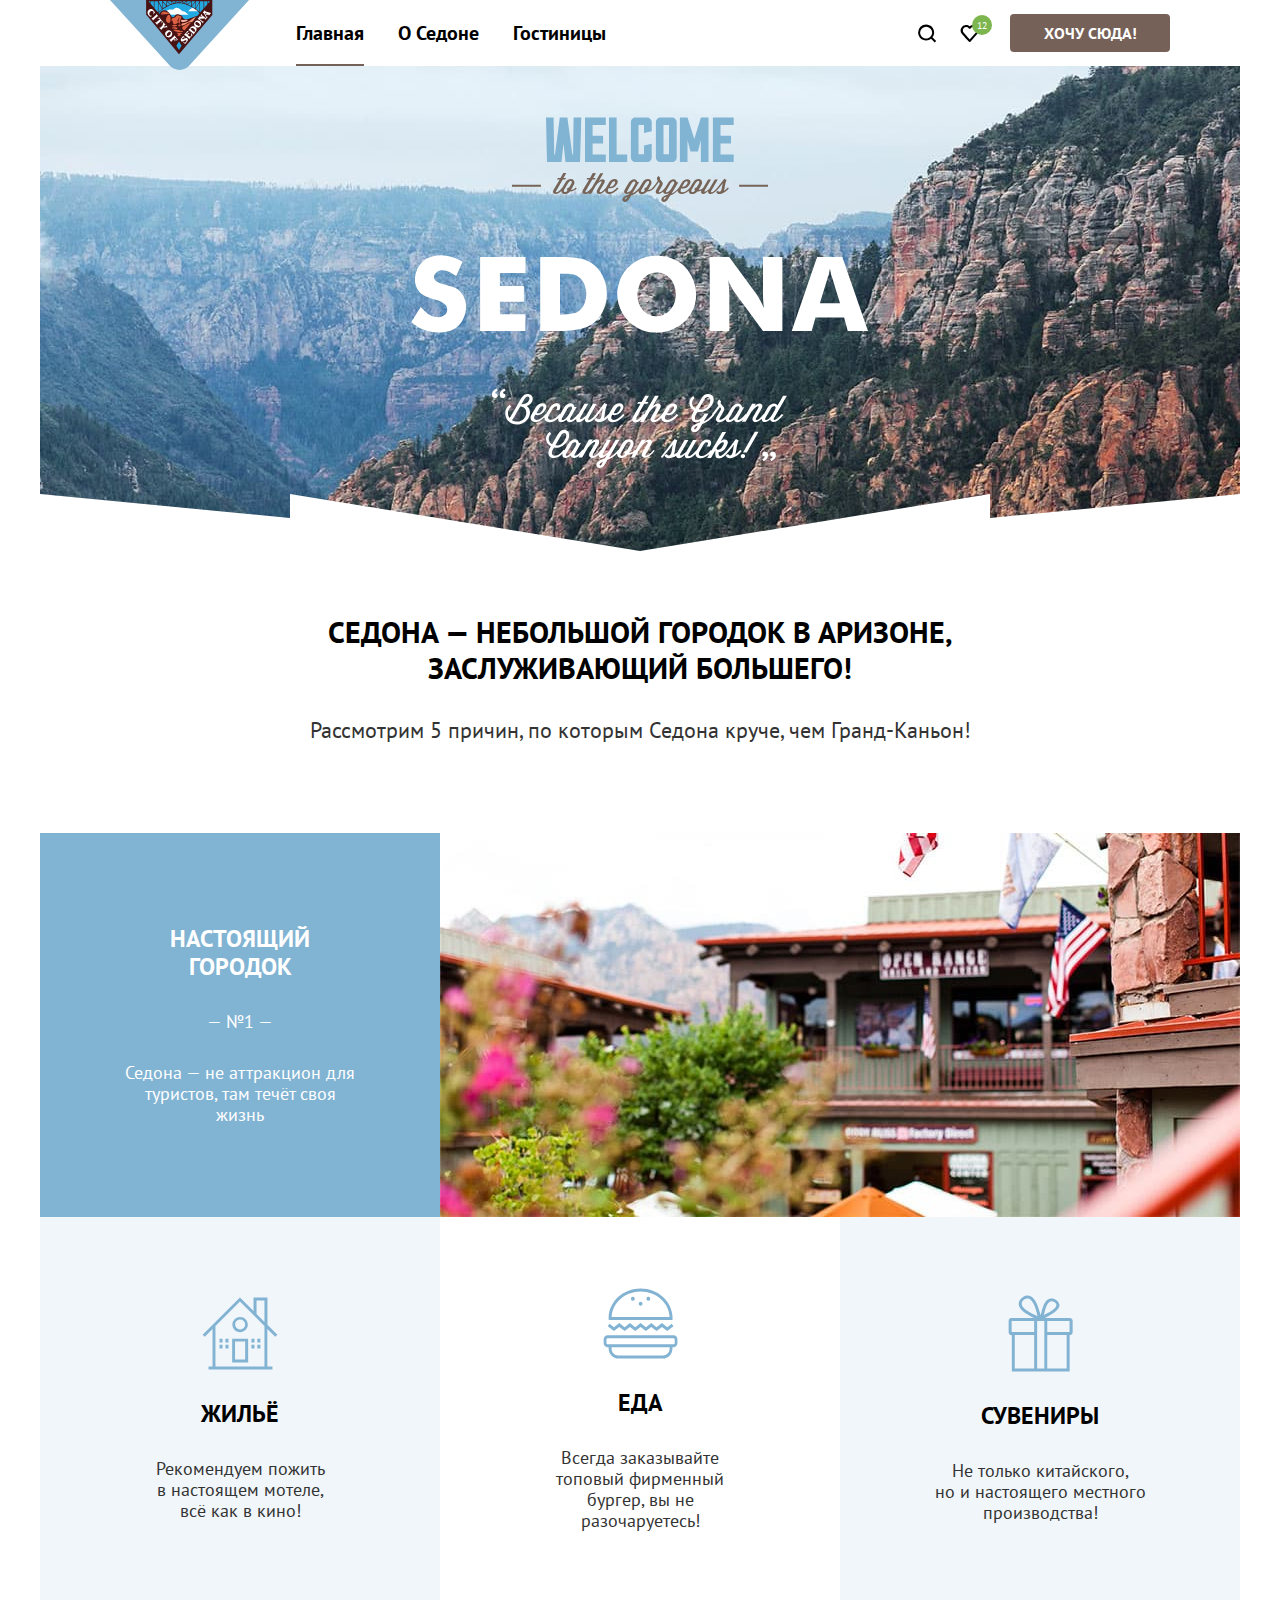
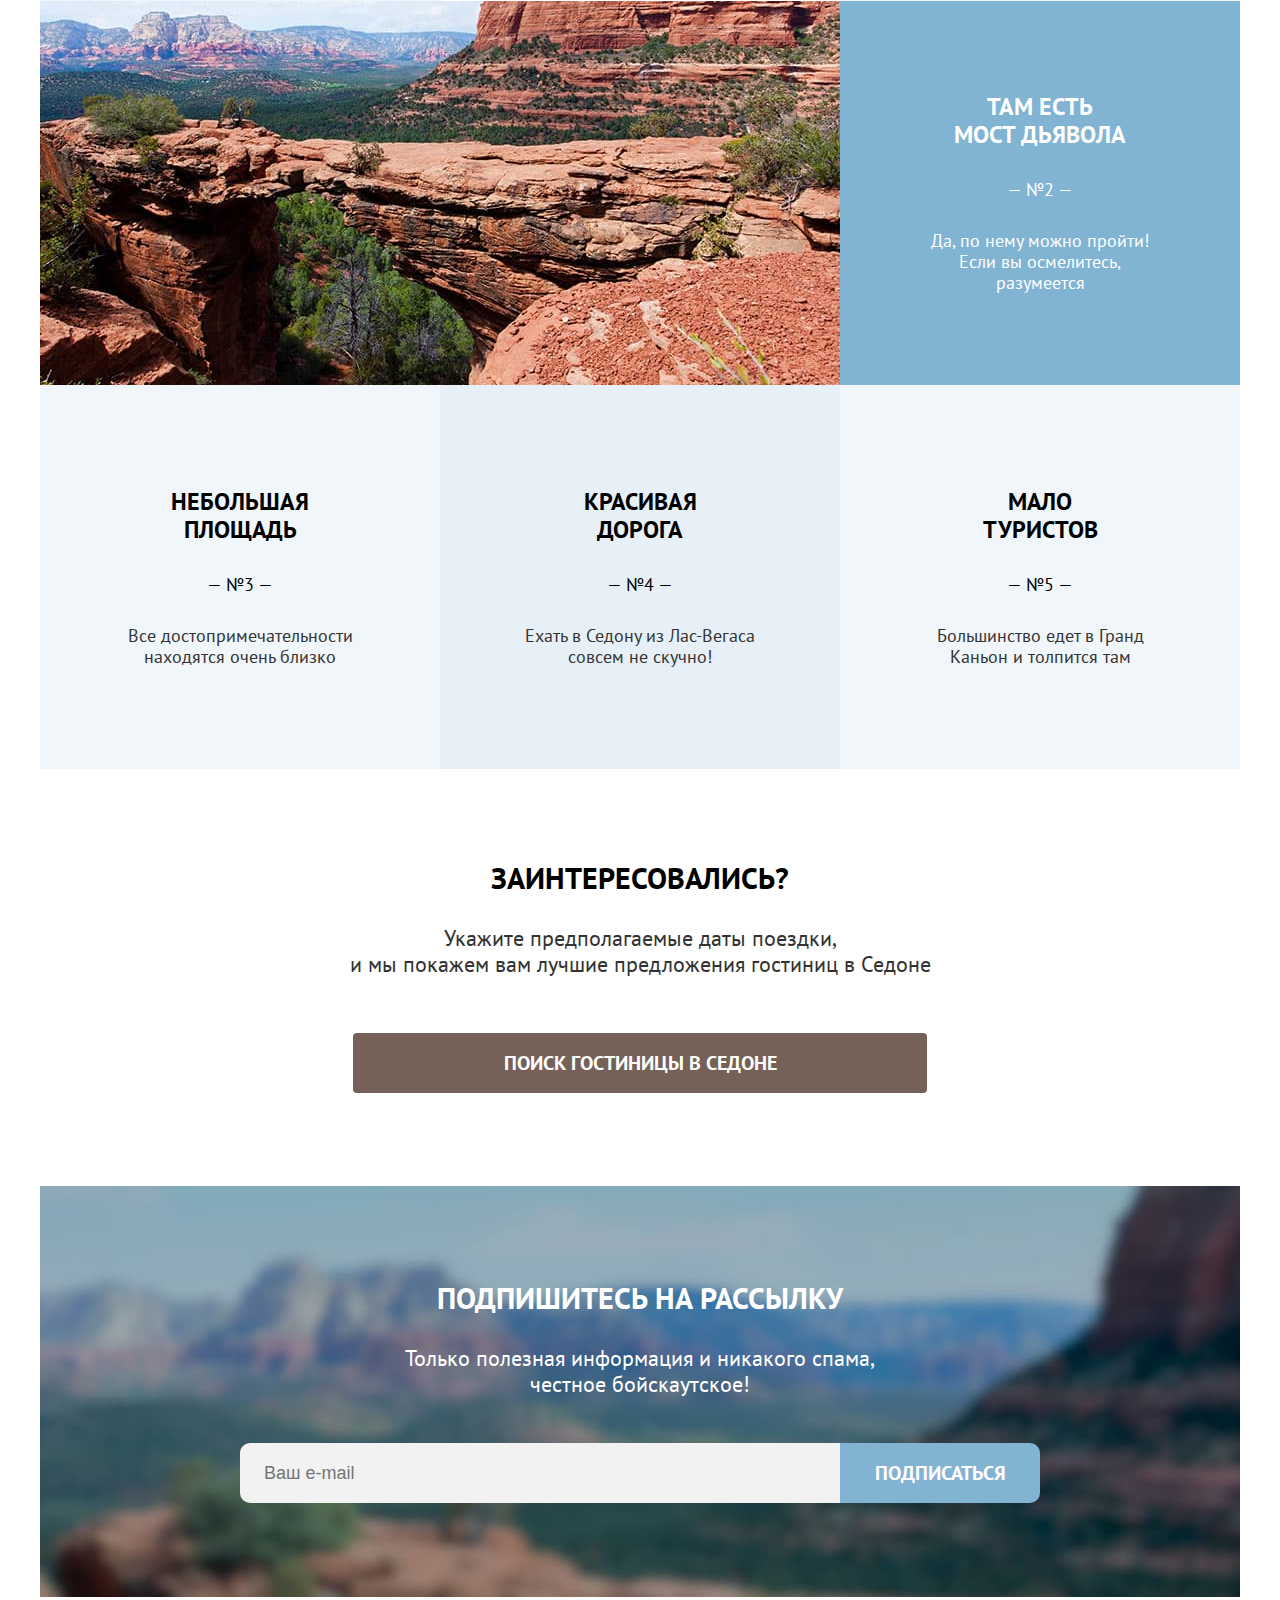
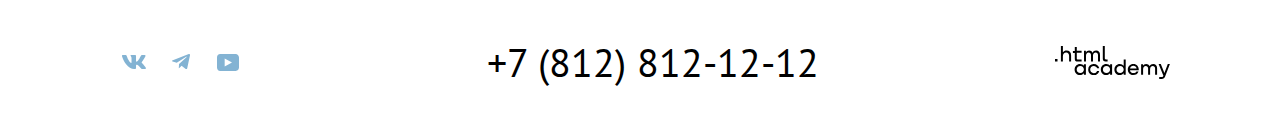
<file: index.html>
<!DOCTYPE html>
<html lang="ru">

  <head>
    <meta charset="utf-8">
    <title>HTML Academy: Седона</title>
    <link rel="icon" href="favicon.ico">
    <link rel="icon" type="image/png" sizes="32x32" href="./images/favicon.png">
    <link rel="stylesheet" href="./styles/styles.css">
  </head>

  <body>
    <div class="page-container">
      <!-- Шапка сайта -->
      <header class="main-header">
        <!-- Логотип -->
        <a class="navigation-logo" href="index.html">
          <img src="images/header/logo.svg" width="139" height="70" alt="Логотип седоны.">
        </a>
        <!-- Навигация -->
        <nav class="navigation">
          <!-- Меню -->
          <ul class="navigation-list">
            <li class="navigation-item">
              <a class="navigation-link navigation-link-сurrent" href="index.html">Главная</a>
            </li>
            <li class="navigation-item">
              <a class="navigation-link" href="#">О Седоне</a>
            </li>
            <li class="navigation-item">
              <a class="navigation-link" href="catalog.html">Гостиницы</a>
            </li>
          </ul>
        </nav>
        <!-- Пользовательское меню -->
        <div class="navigation-user">
          <a class="navigation-icon" href="#">
            <svg width="19" height="19" viewBox="0 0 19 19" fill="none" xmlns="http://www.w3.org/2000/svg">
              <path
                d="m18.16 17.05-3.71-3.7c1-1.3 1.7-3 1.7-4.9 0-4.4-3.6-8-8.02-8a8.12 8.12 0 0 0-8.02 8.1c0 4.4 3.6 8 8.02 8 1.8 0 3.51-.6 4.91-1.7l3.71 3.7 1.4-1.5Zm-10.03-2.5c-3.3 0-6.02-2.7-6.02-6a6.03 6.03 0 0 1 12.04 0c0 3.3-2.71 6-6.02 6Z"
                fill="#000" />
            </svg>
            <span class="visually-hidden">Поиск.</span>
          </a>
          <a class="navigation-icon" href="#">
            <svg width="19" height="17" viewBox="0 0 19 17" fill="none" xmlns="http://www.w3.org/2000/svg">
              <path
                d="M9.58 17c-.3 0-.6-.1-.8-.4-5.42-6.1-6.72-7.5-7.03-7.9A5.4 5.4 0 0 1 6.16 0c1.31 0 2.51.5 3.52 1.3a5.47 5.47 0 0 1 9.03 4.1c0 1.3-.5 2.5-1.31 3.4l-7.02 7.9c-.2.2-.4.3-.8.3ZM3.56 7.5c.3.4 3.51 4 6.12 6.9l6.21-7c.5-.5.7-1.2.7-2 0-1.8-1.5-3.3-3.3-3.3-1 0-2 .5-2.71 1.3-.3.3-.6.4-.9.4-.3 0-.6-.2-.8-.4a3.7 3.7 0 0 0-2.71-1.3c-1.8 0-3.31 1.5-3.31 3.3-.1.9.3 1.6.7 2.1-.1 0-.1 0 0 0Z"
                fill="#000" />
            </svg>
            <span class="visually-hidden">Избранное.</span>
            <span class="favorite">12</span>
          </a>
          <a class="button" href="#">Хочу сюда!</a>
        </div>
      </header>
      <!-- Основное содержимое страницы -->
      <main class="main-index main-container">
        <!-- Приветствие -->
        <div class="hero-container">
          <h1 class="visually-hidden">Седона.</h1>
          <img class="hero-logo" src="images/logo.svg" width="458" height="352" alt="Welcom логотип седоны.">
        </div>
        <!-- Преимущества -->
        <section class="advantages">
          <h2 class="advantages-title">Седона — небольшой городок в Аризоне,<br>заслуживающий большего!</h2>
          <p class="advantages-description">Рассмотрим 5 причин, по которым Седона круче, чем Гранд-Каньон!</p>
          <ul class="advantages-list">
            <li class="advantages-item advantages-item-dark-blue">
              <h3 class="advantages-item-title">Настоящий городок</h3>
              <span class="advantages-item-number">— №1 —</span>
              <p class="advantages-item-description">Седона — не аттракцион для туристов, там течёт своя жизнь</p>
            </li>
            <li class="advantages-item-img">
              <img src="./images/advantages-img-1.jpg" width="800" height="384" alt="Город Седона.">
            </li>
            <li class="advantages-item advantages-item-light-blue">
              <svg width="76" height="73" fill="none" xmlns="http://www.w3.org/2000/svg">
                <path d="M30.15 65.5h16V41.7h-16v23.8Zm2.9-20.9h10.1v18h-10.1v-18Z" fill="#83B3D3" />
                <path
                  d="m73.25 39.8 2.1-2.1-9.9-9.9V.5h-13.9v13.6L37.95.5.65 37.7l2.1 2.1 7.8-7.8v37.6h-4v2.9h63.9v-2.9h-5.1V32l7.9 7.8Zm-10.8 29.8h-49V29l24.5-24.4L62.45 29v40.6Zm0-44.7-7.9-7.9V3.4h7.9v21.5Z"
                  fill="#83B3D3" />
                <path
                  d="M30.35 27.6c0 4.3 3.5 7.7 7.7 7.7 4.3 0 7.8-3.5 7.8-7.7 0-4.3-3.5-7.7-7.8-7.7a7.7 7.7 0 0 0-7.7 7.7Zm7.8-5a5 5 0 0 1 5 4.9c0 2.7-2.2 4.9-5 4.9a5 5 0 0 1-5-4.9c0-2.7 2.2-4.9 5-4.9ZM20.55 41.7h-3v3.9h3v-3.9ZM26.45 41.7h-3v3.9h3v-3.9ZM20.55 47.7h-3v3.9h3v-3.9ZM26.45 47.7h-3v3.9h3v-3.9ZM52.45 41.7h-3v3.9h3v-3.9ZM58.35 41.7h-3v3.9h3v-3.9ZM52.45 47.7h-3v3.9h3v-3.9ZM58.35 47.7h-3v3.9h3v-3.9Z"
                  fill="#83B3D3" />
              </svg>
              <h3 class="advantages-item-title">Жильё</h3>
              <p class="advantages-item-description">Рекомендуем пожить</p>
              <p class="advantages-item-description">в настоящем мотеле,<br> всё как в кино!</p>
            </li>
            <li class="advantages-item">
              <svg width="75" height="71" fill="none" xmlns="http://www.w3.org/2000/svg">
                <path
                  d="M70.55 47.2H4.75c-2.3 0-4.1 1.9-4.1 4.3V55c0 2.4 1.9 4.3 4.1 4.3h.9v1.1c0 5.5 4.3 10.1 9.6 10.1h44.6c5.3 0 9.6-4.5 9.6-10.1v-1.1h.9c2.3 0 4.1-1.9 4.1-4.3v-3.5a4 4 0 0 0-3.9-4.3Zm-3.9 13.2c0 3.9-3 7-6.7 7h-44.7c-3.7 0-6.7-3.2-6.7-7v-1.1h58.1v1.1Zm5.1-5.4c0 .7-.6 1.3-1.2 1.3H4.65c-.7 0-1.2-.6-1.2-1.3v-3.5c0-.7.6-1.3 1.2-1.3h65.8c.7 0 1.2.6 1.2 1.3.1 0 .1 3.5.1 3.5ZM16.25 38.9l5.4 4.1 5.3-4.1 5.3 4.1 5.3-4.1 5.4 4.1 5.3-4.1 5.3 4.1 5.4-4.1 5.3 4.1 6.2-4.7-1.7-2.5-4.5 3.4-5.3-4.1-5.4 4.1-5.3-4.1-5.3 4.1-5.4-4.1-5.3 4.1-5.3-4.1-5.3 4.1-5.4-4.1-5.3 4.1-4.5-3.4-1.7 2.5 6.2 4.7 5.3-4.1ZM8.65 32h60.8c0-.6.1-1.2.1-1.9v-1.2C68.85 13.2 54.85.5 37.65.5c-17.3 0-31.3 12.7-32 28.5v1.2c0 .6 0 1.3.1 1.9h2.9V32Zm29-28.5c15.6 0 28.4 11.3 29 25.5h-58c.6-14.1 13.4-25.5 29-25.5Z"
                  fill="#83B3D3" />
                <path
                  d="M37.65 17.8c1.05 0 1.9-.9 1.9-2s-.85-2-1.9-2c-1.05 0-1.9.9-1.9 2s.85 2 1.9 2ZM29.85 12.7c1.05 0 1.9-.9 1.9-2s-.85-2-1.9-2c-1.05 0-1.9.9-1.9 2s.85 2 1.9 2ZM45.35 12.7c1.05 0 1.9-.9 1.9-2s-.85-2-1.9-2c-1.05 0-1.9.9-1.9 2s.85 2 1.9 2Z"
                  fill="#83B3D3" />
              </svg>
              <h3 class="advantages-item-title">Еда</h3>
              <p class="advantages-item-description">Всегда заказывайте<br> топовый фирменный бургер, вы не разочаруетесь!</p>
            </li>
            <li class="advantages-item advantages-item-light-blue">
              <svg width="65" height="77" fill="none" xmlns="http://www.w3.org/2000/svg">
                <path
                  d="M61.75 22.95h-24.8c13.8-6.9 14.9-11.3 14.4-13.7-1.2-4-5.7-7-10-5.4-5.6 2.1-7.1 10.4-8.6 16.4-2-6.1-3.8-13.8-8.2-17.7-1.3-1.1-3.1-2.3-5.8-2-4 .4-9.8 5.4-7.5 11 2.3 5.4 9.7 8.8 14.6 11.5H3.55a2.9 2.9 0 0 0-2.9 2.9v11.3c0 1.6 1.3 2.9 2.9 2.9h.3v36.3h57.8v-36.4h.1c1.6 0 2.9-1.3 2.9-2.9v-11.3c0-1.6-1.3-2.9-2.9-2.9Zm-18.7-16.6c2.1-.3 5 1.3 5.3 3.2.4 2.8-3.4 5.3-5.1 6.4-2.5 1.7-4.9 2.6-7.3 4.1.9-3.7 2.5-13 7.1-13.7Zm-22.9 10c-2.2-1.5-6.5-4.4-6.4-7.8.1-3.6 5.7-6.6 8.8-3.9 3.9 3.4 5.7 11.1 7.1 16.6-3.2-1.5-6.3-2.8-9.5-4.9Zm6 57.1H6.75v-33.4h19.4v33.4Zm0-36.5H3.65v-11h22.5v11Zm10.2 0v36.5h-7.2v-47.4h7.2v10.9Zm22.3 36.5h-19.4v-33.4h19.4v33.4Zm2.9-36.5h-22.3v-11h22.3v11Z"
                  fill="#83B3D3" />
              </svg>
              <h3 class="advantages-item-title">Сувениры</h3>
              <p class="advantages-item-description">Не только китайского,</p>
                <p class="advantages-item-description">но и настоящего местного<br>производства!
            </li>
            <li class="advantages-item-img">
              <img src="./images/advantages-img-2.jpg" width="800" height="384" alt="Мост дьявола.">
            </li>
            <li class="advantages-item advantages-item-dark-blue">
              <h3 class="advantages-item-title">Там есть<br> мост дьявола</h3>
              <span class="advantages-item-number">— №2 —</span>
              <p class="advantages-item-description">Да, по нему можно пройти! Если вы осмелитесь, разумеется</p>
            </li>
            <li class="advantages-item advantages-item-light-blue">
              <h3 class="advantages-item-title">Небольшая площадь</h3>
              <span class="advantages-item-number">— №3 —</span>
              <p class="advantages-item-description">Все достопримечательности находятся очень близко</p>
            </li>
            <li class="advantages-item advantages-item-blue">
              <h3 class="advantages-item-title">Красивая<br> дорога</h3>
              <span class="advantages-item-number">— №4 —</span>
              <p class="advantages-item-description">Ехать в Седону из Лас-Вегаса совсем не скучно!</p>
            </li>
            <li class="advantages-item advantages-item-light-blue">
              <h3 class="advantages-item-title">Мало<br> туристов</h3>
              <span class="advantages-item-number">— №5 —</span>
              <p class="advantages-item-description">Большинство едет в Гранд Каньон и толпится там</p>
            </li>
          </ul>
        </section>
        <!-- Поиск гостиницы -->
        <section class="hotel-search">
          <h2 class="hotel-search-title">Заинтересовались?</h2>
          <p class="hotel-search-description">Укажите предполагаемые даты поездки,<br> и мы покажем вам лучшие
            предложения гостиниц в Седоне</p>
          <button class="button" type="button">Поиск гостиницы в седоне</button>
        </section>
        <!-- Подписка -->
        <section class="subscribe">
          <h2 class="subscribe-title">Подпишитесь на рассылку</h2>
          <p class="subscribe-description">Только полезная информация и никакого спама,<br> честное бойскаутское!</p>
          <form class="subscribe-form" action="https://echo.htmlacademy.ru/" method="post">
            <label class="visually-hidden" for="subscribe-email">Email</label>
            <input type="email" name="subscribe-email" id="subscribe-email" placeholder="Ваш e-mail" required>
            <button class="button button-blue" type="submit">Подписаться</button>
          </form>
        </section>
      </main>
      <!-- Подвал сайта -->
      <footer class="main-footer">
        <!-- Социальные сети -->
        <ul class="footer-social-list">
          <li class="footer-social-item">
            <a class="button" href="https://vk.com/htmlacademy">
              <svg width="24" height="14" viewBox="0 0 24 14" fill="none" xmlns="http://www.w3.org/2000/svg">
                <path class="footer-social-icon" fill-rule="evenodd" clip-rule="evenodd"
                  d="M23.45.95c.17-.55 0-.95-.8-.95h-2.62c-.67 0-.98.35-1.14.73 0 0-1.34 3.2-3.23 5.27-.61.6-.89.8-1.22.8-.17 0-.42-.2-.42-.74V.95c0-.66-.18-.95-.74-.95H9.15c-.42 0-.67.3-.67.6 0 .61.95.76 1.05 2.5v3.8c0 .84-.16.99-.5.99-.88 0-3.05-3.21-4.33-6.89-.25-.71-.5-1-1.17-1H.9C.15 0 0 .35 0 .73c0 .68.89 4.07 4.14 8.55C6.32 12.34 9.38 14 12.15 14c1.67 0 1.88-.37 1.88-1v-2.32c0-.73.16-.88.69-.88.38 0 1.05.2 2.61 1.67C19.11 13.22 19.4 14 20.41 14h2.62c.75 0 1.13-.37.91-1.1-.24-.72-1.09-1.77-2.21-3.02-.62-.7-1.54-1.47-1.81-1.86-.4-.49-.28-.7 0-1.14 0 0 3.2-4.43 3.53-5.93Z"
                  fill="#83B3D3" />
              </svg>
              <span class="visually-hidden">ВКонтакте.</span>
            </a>
          </li>
          <li class="footer-social-item">
            <a class="button" href="https://t.me/htmlacademy">
              <svg width="18" height="16" viewBox="0 0 18 16" fill="none" xmlns="http://www.w3.org/2000/svg">
                <path class="footer-social-icon"
                  d="M16.79.1.84 6.25c-1.09.43-1.08 1.04-.2 1.31l4.1 1.28 9.47-5.98c.44-.27.85-.12.52.18L7.05 9.96l-.28 4.22c.41 0 .6-.19.83-.41l1.99-1.93 4.13 3.05c.77.42 1.31.2 1.5-.7l2.72-12.8c.28-1.12-.43-1.62-1.16-1.3Z"
                  fill="#83B3D3" />
              </svg>
              <span class="visually-hidden">Telegram.</span>
            </a>
          </li>
          <li class="footer-social-item">
            <a class="button" href="https://www.youtube.com/user/htmlacademyru">
              <svg width="22" height="17" viewBox="0 0 22 17" fill="none" xmlns="http://www.w3.org/2000/svg">
                <path class="footer-social-icon"
                  d="M18.6 0H3.18C1.31 0 0 1.6 0 3.4v10.1C0 15.4 1.31 17 3.17 17h15.66c1.64 0 3.17-1.6 3.17-3.4V3.4C21.78 1.6 20.47 0 18.6 0ZM7.67 12.54V4.46L15 8.5l-7.33 4.04Z"
                  fill="#83B3D3" />
              </svg>
              <span class="visually-hidden">YouTube.</span>
            </a>
          </li>
        </ul>
        <!-- Контакты -->
        <a class="footer-contacts-phone" href="tel:+78128121212">+7 (812) 812-12-12</a>
        <!-- Сделано HTML Academy -->
        <a class="htmlacademy-link" href="https://htmlacademy.ru/">
          <span class="visually-hidden">HTML Academy.</span>
          <svg width="115" height="33" viewBox="0 0 115 33" fill="none" xmlns="http://www.w3.org/2000/svg">
            <path class="htmlacademy-link-icon"
              d="M0 12.9v2.6h2.5v-2.6H0ZM11.6 4.5c-1.6 0-2.8.7-3.6 1.7h-.1V0h-2v15.5h2v-5.3c0-2.1 1.3-3.6 3.3-3.6 1.8 0 2.9 1.4 2.9 3.2v5.7h2V9.4c.1-3-1.8-4.9-4.5-4.9ZM26.6 4.8h-4.8V1.1h-2v3.8h-1.9v2h1.9v6c0 1.7 1 2.7 2.7 2.7h4.1v-2h-3.7c-.7 0-1.1-.4-1.1-1.1V6.8h4.8v-2ZM41.1 4.6c-1.6 0-2.9.8-3.5 2.1h-.1c-.6-1.2-1.8-2.1-3.4-2.1-1.4 0-2.5.8-3.1 1.8h-.1V4.8H29v10.6h2V10c0-2 1-3.5 2.6-3.5 1.5 0 2.4 1 2.4 2.6v6.3h2V9.8c0-2.4 1.4-3.3 2.6-3.3 1.5 0 2.4 1 2.4 2.6v6.3h2V8.9c.1-2.5-1.4-4.3-3.9-4.3ZM47.8 12.7c0 1.7 1 2.7 2.8 2.7h2v-2h-1.7c-.7 0-1.1-.4-1.1-1.1V0h-2v12.7ZM28.9 19.7c-.9-1.1-2.2-1.8-3.9-1.8-3.1 0-5.4 2.3-5.4 5.6s2.3 5.6 5.4 5.6c1.8 0 3-.8 3.8-1.9h.1v1.6h2V18.2h-2v1.5Zm-3.6 7.4c-2.2 0-3.6-1.6-3.6-3.6s1.4-3.6 3.6-3.6 3.6 1.6 3.6 3.6c0 1.9-1.4 3.6-3.6 3.6ZM44.2 22c-.5-2.4-2.6-4.1-5.4-4.1a5.4 5.4 0 0 0-5.6 5.6c0 3.1 2.2 5.6 5.6 5.6 2.8 0 4.9-1.8 5.4-4.2h-2.1a3.4 3.4 0 0 1-3.3 2.3c-2.2 0-3.6-1.6-3.6-3.6s1.4-3.6 3.6-3.6c1.6 0 2.8 1 3.3 2.2h2.1V22ZM55.1 19.7c-.9-1.1-2.2-1.8-3.9-1.8-3.1 0-5.4 2.3-5.4 5.6s2.3 5.6 5.4 5.6c1.8 0 3-.8 3.8-1.9h.1v1.6h2V18.2h-2v1.5Zm-3.6 7.4c-2.2 0-3.6-1.6-3.6-3.6s1.4-3.6 3.6-3.6 3.6 1.6 3.6 3.6c0 1.9-1.5 3.6-3.6 3.6ZM68.7 19.8c-.9-1.1-2.2-1.9-3.9-1.9-3.1 0-5.4 2.3-5.4 5.6s2.2 5.6 5.4 5.6c1.7 0 3-.8 3.8-1.8h.1v1.5h2V13.4h-2v6.4Zm-3.6 7.3c-2.2 0-3.6-1.6-3.6-3.6s1.4-3.6 3.6-3.6 3.6 1.6 3.6 3.6c-.1 2-1.5 3.6-3.6 3.6ZM78.3 17.9c-3.3 0-5.5 2.5-5.5 5.6 0 3 2.1 5.6 5.5 5.6 2.5 0 4.5-1.3 5.2-3.6h-2.1c-.5 1-1.6 1.6-3 1.6-1.9 0-3.3-1.3-3.4-2.9h8.8c.2-3.6-2-6.3-5.5-6.3Zm0 1.9c1.7 0 3 1 3.3 2.6h-6.5c.3-1.5 1.5-2.6 3.2-2.6ZM98.2 17.9c-1.6 0-2.9.8-3.6 2h-.1c-.6-1.2-1.8-2-3.4-2-1.4 0-2.5.7-3.1 1.8v-1.5h-1.9v10.6h2v-5.4c0-2 1-3.4 2.6-3.5 1.5 0 2.4 1 2.4 2.6v6.3h2v-5.6c0-2.4 1.4-3.3 2.6-3.3 1.5 0 2.4 1 2.4 2.6v6.3h2v-6.5c.1-2.6-1.4-4.4-3.9-4.4ZM109.4 27l-3.6-8.9h-2.2l4.8 11.6c-.3.9-.7 1.2-1.7 1.2h-2.5v2h2.5c1.8 0 2.8-.8 3.5-2.6l4.7-12.2h-2.1l-3.4 8.9Z"
              fill="#000" />
          </svg>
        </a>
      </footer>
    </div>
    <!-- Модальное окно -->
    <div class="modal-container modal-container-close">
      <div class="modal modal-search">
        <button class="modal-button-close" type="button">
          <svg class="icon-button-close" aria-hidden="true" focusable="false" width="13" height="13" viewBox="0 0 13 13"
            fill="currentColor" xmlns="http://www.w3.org/2000/svg">
            <path
              d="M13 1.2 11.8 0 6.5 5.3 1.2 0 0 1.2l5.3 5.3L0 11.8 1.2 13l5.3-5.3 5.3 5.3 1.2-1.2-5.3-5.3L13 1.2Z" />
          </svg>
          <span class="visually-hidden">Закрыть.</span>
        </button>
        <h2 class="modal-title">Поиск гостиницы в Седоне</h2>
        <form class="modal-form" action="https://echo.htmlacademy.ru/" method="post">
          <div class="modal-form-container form-container-checkin">
            <label class="modal-label " for="date-checkin">Дата Заезда:</label>
            <input class="form-modal-input modal-input-date" type="text" id="date-checkin" name="checkin"
              placeholder="Укажите дату" value="27 апреля 2020" required>
            <p class="modal-text modal-checkin-text">Мы не можем отправить вас в
              прошлое.</p>
          </div>
          <div class="modal-form-container form-container-departure">
            <label class="modal-label" for="date-departure">Дата Выезда:</label>
            <input class="form-modal-input modal-input-date" type="text" id="date-departure" name="departure"
              placeholder="Укажите дату" value="1 сентября 2021" required>
            <p class="modal-text modal-departure-text">На эти даты есть свободные номера.
              Пока есть.</p>
          </div>
          <div class="modal-form-container">
            <label class="modal-label" for="number-people">Взрослые:</label>
            <div class="number-container">
              <button class="modal-form-button button-minus" type="button">
                <span class="visually-hidden">Минус.</span>
              </button>
              <input class="form-modal-input modal-input-number" type="text" id="number-people" name="adults" value="2"
                required>
              <button class="modal-form-button button-plus" type="button">
                <span class="visually-hidden">Плюс.</span>
              </button>
            </div>
          </div>
          <div class="modal-form-container">
            <label class="modal-label" for="number-children">Дети:</label>
            <span class="tooltip">
              <button class="tooltip-button" type="button" aria-labelledby="tooltip-label">
                <span class="visually-hidden">Дополнительная информация.</span>
              </button>
              <span class="tooltip-text" role="tooltip" id="tooltip-label">Укажите количество детей, которые будут с
                вами, возраст которых от 6 до 18 лет. Дети до 6 лет размещаются бесплатно.
              </span>
            </span>
            <div class="number-container">
              <button class="modal-form-button button-minus" type="button">
                <span class="visually-hidden">Минус.</span>
              </button>
              <input class="form-modal-input modal-input-number" type="text" id="number-children" name="children"
                value="1" required>
              <button class="modal-form-button button-plus" type="button">
                <span class="visually-hidden">Плюс.</span>
              </button>
            </div>
          </div>
          <button class="button modal-button" type="submit">Найти</button>
        </form>
      </div>
    </div>
  </body>

</html>
</file>
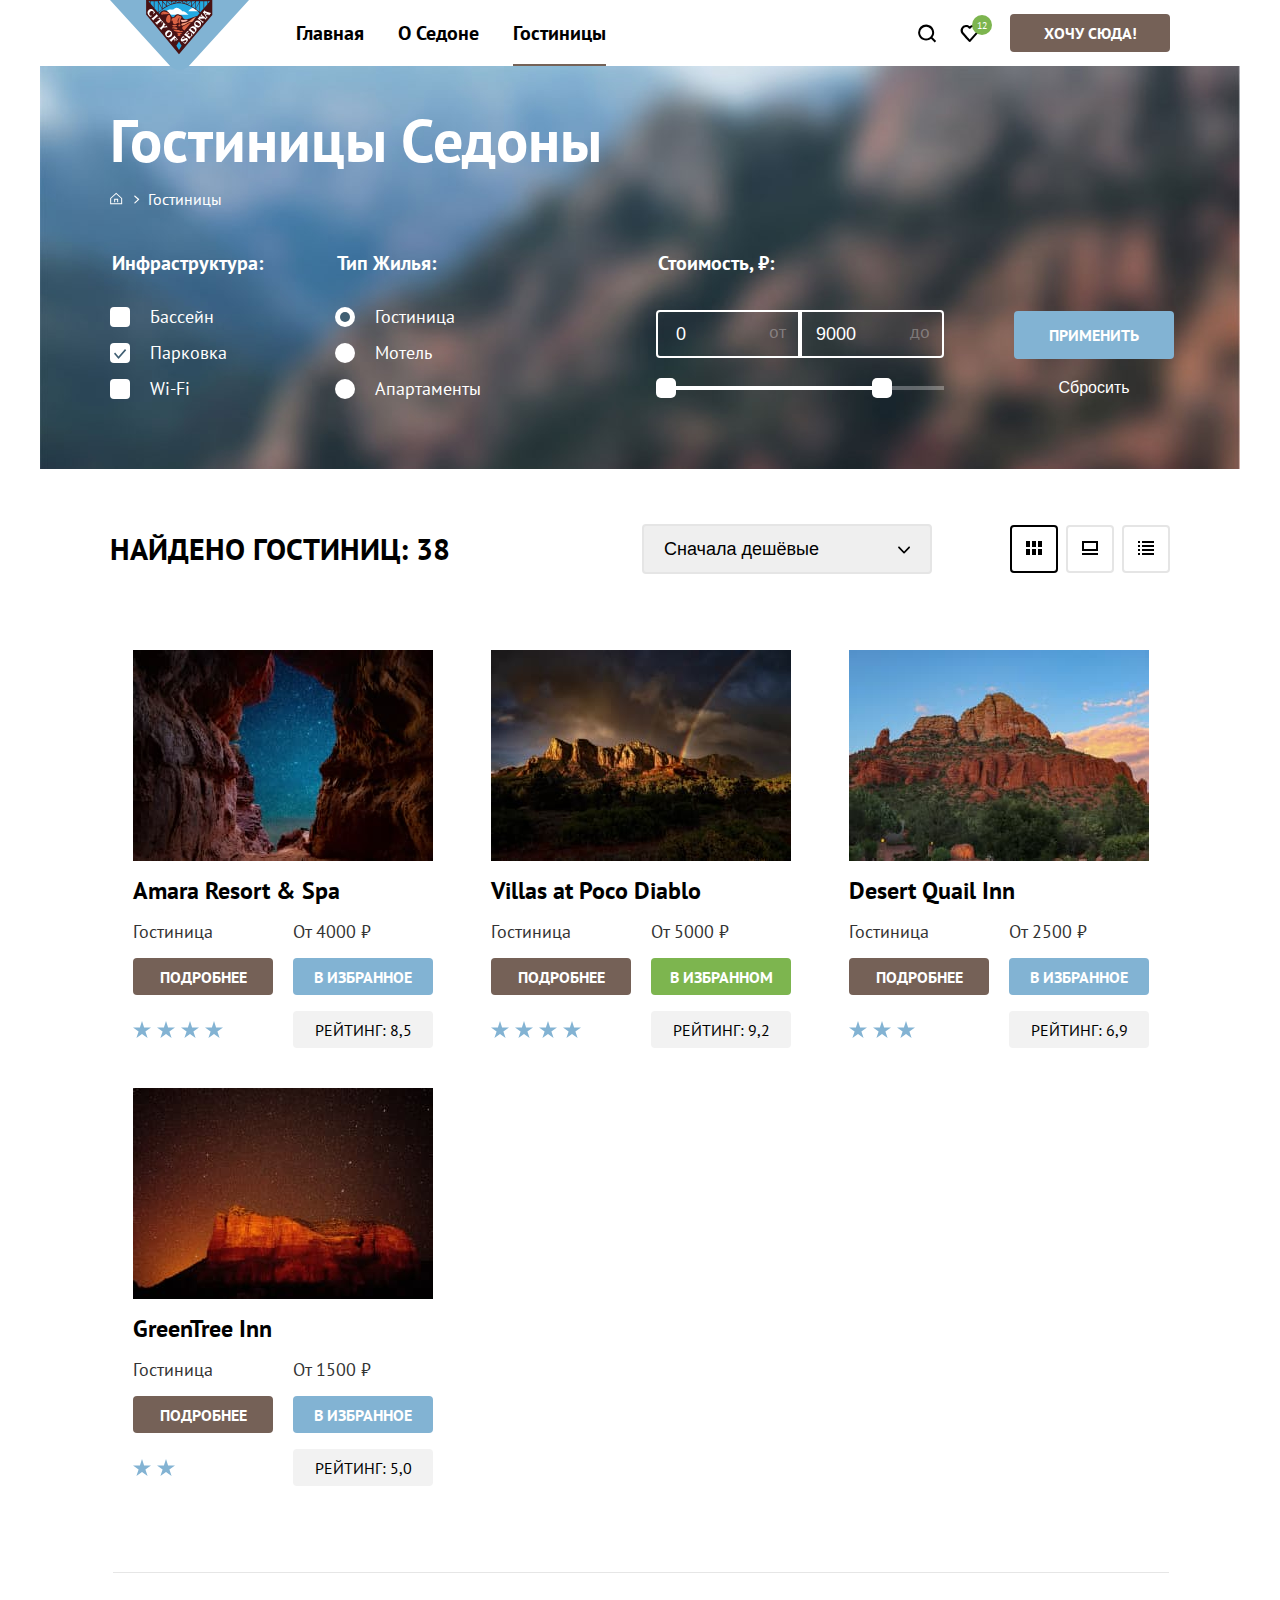
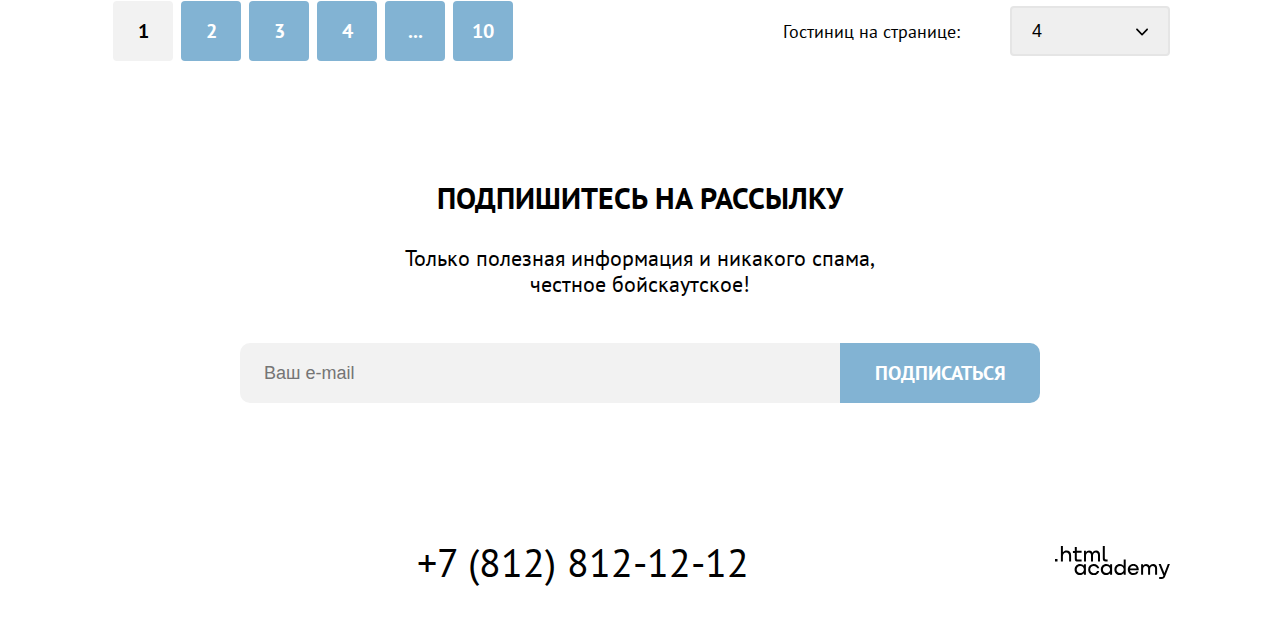
<file: catalog.html>
<!DOCTYPE html>
<html lang="ru">

  <head>
    <meta charset="utf-8">
    <title>Каталог — HTML Academy: Седона</title>
    <link rel="icon" href="favicon.ico">
    <link rel="icon" type="image/png" sizes="32x32" href="./images/favicon.png">
    <link rel="stylesheet" href="./styles/styles.css">
  </head>

  <body>
    <div class="page-container">

      <header class="main-header">
 
        <a class="navigation-logo" href="index.html">
          <img src="images/header/logo.svg" width="139" height="70" alt="Логотип седоны.">
        </a>
       
        <nav class="navigation">
    
          <ul class="navigation-list">
            <li class="navigation-item">
              <a class="navigation-link" href="index.html">Главная</a>
            </li>
            <li class="navigation-item">
              <a class="navigation-link" href="#">О Седоне</a>
            </li>
            <li class="navigation-item">
              <a class="navigation-link navigation-link-сurrent" href="catalog.html">Гостиницы</a>
            </li>
          </ul>
        </nav>
    
        <div class="navigation-user">
          <a class="navigation-icon" href="#">
            <svg width="19" height="19" viewBox="0 0 19 19" fill="none" xmlns="http://www.w3.org/2000/svg">
              <path
                d="m18.16 17.05-3.71-3.7c1-1.3 1.7-3 1.7-4.9 0-4.4-3.6-8-8.02-8a8.12 8.12 0 0 0-8.02 8.1c0 4.4 3.6 8 8.02 8 1.8 0 3.51-.6 4.91-1.7l3.71 3.7 1.4-1.5Zm-10.03-2.5c-3.3 0-6.02-2.7-6.02-6a6.03 6.03 0 0 1 12.04 0c0 3.3-2.71 6-6.02 6Z"
                fill="#000" />
            </svg>
            <span class="visually-hidden">Поиск.</span>
          </a>
          <a class="navigation-icon" href="#">
            <svg width="19" height="17" viewBox="0 0 19 17" fill="none" xmlns="http://www.w3.org/2000/svg">
              <path
                d="M9.58 17c-.3 0-.6-.1-.8-.4-5.42-6.1-6.72-7.5-7.03-7.9A5.4 5.4 0 0 1 6.16 0c1.31 0 2.51.5 3.52 1.3a5.47 5.47 0 0 1 9.03 4.1c0 1.3-.5 2.5-1.31 3.4l-7.02 7.9c-.2.2-.4.3-.8.3ZM3.56 7.5c.3.4 3.51 4 6.12 6.9l6.21-7c.5-.5.7-1.2.7-2 0-1.8-1.5-3.3-3.3-3.3-1 0-2 .5-2.71 1.3-.3.3-.6.4-.9.4-.3 0-.6-.2-.8-.4a3.7 3.7 0 0 0-2.71-1.3c-1.8 0-3.31 1.5-3.31 3.3-.1.9.3 1.6.7 2.1-.1 0-.1 0 0 0Z"
                fill="#000" />
            </svg>
            <span class="visually-hidden">Избранное.</span>
            <span class="favorite">12</span>
          </a>
          <a class="button" href="#">Хочу сюда!</a>
        </div>
      </header>
    
      <main class="main-inner main-container">
    
        <section class="catalog-filter">
          <div class="inner-container">
            <h1 class="inner-container-title">Гостиницы Седоны</h1>
    
            <ul class="breadcrumbs">
              <li class="breadcrumbs-item">
                <a class="breadcrumbs-link" href="index.html">
                  <svg width="13" height="13" viewBox="0 0 13 13" fill="none" xmlns="http://www.w3.org/2000/svg">
                    <path class="breadcrumbs-item-icon" fill-rule="evenodd" clip-rule="evenodd"
                      d="m.16 6.15 6-5.5 6 5.5v6.2h-12v-6.2Zm1 .4v4.8h10v-4.8l-5-4.5-5 4.5Zm4 3.8h-1v-3.5h4v3.5h-1v-2.5h-2v2.5Z"
                      fill="#fff" />
                  </svg>
                  <span class="visually-hidden">Главная страница.</span>
                </a>
              </li>
              <li class="breadcrumbs-item">
                <a class="breadcrumbs-link">Гостиницы</a>
              </li>
            </ul>
          </div>
          <form class="catalog-filter-form" action="https://echo.htmlacademy.ru/" method="get">
       
            <fieldset class="catalog-filter-infrastructure">
              <legend class="catalog-filter-title">Инфраструктура:</legend>
              <ul class="catalog-filter-list">
                <li class="catalog-filter-item">
                  <label class="control">
                    <input class="control-input visually-hidden" type="checkbox" name="swimming-pool">
                    <span class="control-mark"></span>
                    <span class="control-label">Бассейн</span>
                  </label>
                </li>
                <li class="catalog-filter-item">
                  <label class="control">
                    <input class="control-input visually-hidden" type="checkbox" name="parking" checked>
                    <span class="control-mark"></span>
                    <span class="control-label">Парковка</span>
                  </label>
                </li>
                <li class="catalog-filter-item">
                  <label class="control">
                    <input class="control-input visually-hidden" type="checkbox" name="wifi">
                    <span class="control-mark"></span>
                    <span class="control-label">Wi-Fi</span>
                  </label>
                </li>
              </ul>
            </fieldset>
           
            <fieldset class="catalog-filter-type">
              <legend class="catalog-filter-title">Тип жилья:</legend>
              <ul class="catalog-filter-list">
                <li class="catalog-filter-item">
                  <label class="control">
                    <input class="control-input visually-hidden" type="radio" name="housing-type" value="hotel" checked>
                    <span class="control-mark"></span>
                    <span class="control-label">Гостиница</span>
                  </label>
                </li>
                <li class="catalog-filter-item">
                  <label class="control">
                    <input class="control-input visually-hidden" type="radio" name="housing-type" value="motel">
                    <span class="control-mark"></span>
                    <span class="control-label">Мотель</span>
                  </label>
                </li>
                <li class="catalog-filter-item">
                  <label class="control">
                    <input class="control-input visually-hidden" type="radio" name="housing-type" value="apartments">
                    <span class="control-mark"></span>
                    <span class="control-label">Апартаменты</span>
                  </label>
                </li>
              </ul>
            </fieldset>
      
            <fieldset class="catalog-filter-price">
              <legend class="catalog-filter-title">Стоимость, ₽:</legend>
              <div class="catalog-filter-range">
                <div class="range-wrapper-inputs">
                  <div class="wrapper-input-min">
                    <input class="placeholder-price-min" type="number" name="price-min" placeholder="0" required>
                    <label class="price-label">от</label>
                  </div>
                  <div class="wrapper-input-max">
                    <input class="placeholder-price-max" type="number" name="price-max" placeholder="9000" required>
                    <label class="price-label">до</label>
                  </div>
                </div>
                <div class="range-scale">
                  <div class="range-bar" style="width: 235px">
                    <button type="button" class="range-toggle range-toggle-min"></button>
                    <button type="button" class="range-toggle range-toggle-max"></button>
                  </div>
                </div>
              </div>
            </fieldset>
            <div class="catalog-filter-buttons">
              <button class="button button-blue" type="submit">Применить</button>
              <button class="button-reset" type="reset">Сбросить</button>
            </div>
          </form>
        </section>
      
        <section class="search-results">
          <div class="sorting-container">
            <h2 class="search-results-title">Найдено гостиниц: 38</h2>
            <select class="select-control" aria-label="Сортировка">
              <option value="popular">Сначала дешёвые</option>
              <option value="cheap">Сначала популярные</option>
              <option value="expensive">Сначала дорогие</option>
            </select>
        
            <ul class="display-type">
              <li class="display-type-item">
                <button class="button button-сurrent" type="button">
                  <svg width="16" height="14" fill="none" xmlns="http://www.w3.org/2000/svg">
                    <path d="M4 0H0v6h4V0ZM16 0h-4v6h4V0ZM10 0H6v6h4V0ZM4 8H0v6h4V8ZM16 8h-4v6h4V8ZM10 8H6v6h4V8Z"
                      fill="#000" />
                  </svg>
                  <span class="visually-hidden">Показать список.</span>
                </button>
              </li>
              <li class="display-type-item">
                <button class="button" type="button">
                  <svg width="16" height="14" fill="none" xmlns="http://www.w3.org/2000/svg">
                    <path d="M16 12H0v2h16v-2ZM14 2v6H2V2h12Zm2-2H0v10h16V0Z" fill="#000" />
                  </svg>
                  <span class="visually-hidden">Показать слайдшоу.</span>
                </button>
              </li>
              <li class="display-type-item">
                <button class="button" type="button">
                  <svg width="16" height="14" fill="none" xmlns="http://www.w3.org/2000/svg">
                    <path
                      d="M2 0H0v2h2V0ZM16 0H4v2h12V0ZM2 4H0v2h2V4ZM16 4H4v2h12V4ZM2 8H0v2h2V8ZM16 8H4v2h12V8ZM2 12H0v2h2v-2ZM16 12H4v2h12v-2Z"
                      fill="#000" />
                  </svg>
                  <span class="visually-hidden">Показать список.</span>
                </button>
              </li>
            </ul>
          </div>
         
          <ul class="housing-list">
            <li class="housing-card">
              <a href="#" class="housing-card-link">
                <img src="images/catalog/hotel-1.jpg" width="300" height="211" alt="Пещера каньона.">
                <h3 class="housing-card-title">Amara Resort & Spa</h3>
              </a>
              <div class="housing-card-content">
                <p class="housing-type">Гостиница</p>
                <p class="housing-card-price">От 4000 ₽</p>
                <a class="button" href="#">Подробнее</a>
                <button class="button button-blue" type="button">В избранное</button>
                <div class="housing-card-star-4"></div>
                <p class="housing-card-rating">Рейтинг: 8,5</p>
              </div>
            </li>
            <li class="housing-card">
              <a href="#" class="housing-card-link">
                <img src="images/catalog/hotel-2.jpg" width="300" height="211" alt="Каньон на фоне радуги.">
                <h3 class="housing-card-title">Villas at Poco Diablo</h3>
              </a>
              <div class="housing-card-content">
                <p class="housing-type">Гостиница</p>
                <p class="housing-card-price">От 5000 ₽</p>
                <a class="button" href="#">Подробнее</a>
                <button class="button button-green" type="button">В избранном</button>
                <div class="housing-card-star-4"></div>
                <p class="housing-card-rating">Рейтинг: 9,2</p>
              </div>
            </li>
            <li class="housing-card">
              <a href="#" class="housing-card-link">
                <img src="images/catalog/hotel-3.jpg" width="300" height="211" alt="Национальный заповедник Коконино.">
                <h3 class="housing-card-title">Desert Quail Inn</h3>
              </a>
              <div class="housing-card-content">
                <p class="housing-type">Гостиница</p>
                <p class="housing-card-price">От 2500 ₽</p>
                <a class="button" href="#">Подробнее</a>
                <button class="button button-blue" type="button">В избранное</button>
                <div class="housing-card-star-3"></div>
                <p class="housing-card-rating">Рейтинг: 6,9</p>
              </div>
            </li>
            <li class="housing-card">
              <a href="#" class="housing-card-link">
                <img src="images/catalog/hotel-4.jpg" width="300" height="211" alt="Каньон в ночное время на фоне звезд.">
                <h3 class="housing-card-title">GreenTree Inn</h3>
              </a>
              <div class="housing-card-content">
                <p class="housing-type">Гостиница</p>
                <p class="housing-card-price">От 1500 ₽</p>
                <a class="button" href="#">Подробнее</a>
                <button class="button button-blue" type="button">В избранное</button>
                <div class="housing-card-star-2"></div>
                <p class="housing-card-rating">Рейтинг: 5,0</p>
              </div>
            </li>
          </ul>
          
          <div class="pagination-container">
            <ul class="pagination">
              <li class="pagination-item">
                <a class="pagination-link pagination-current">1</a>
              </li>
              <li class="pagination-item">
                <a class="pagination-link button-blue" href="#">2</a>
              </li>
              <li class="pagination-item">
                <a class="pagination-link button-blue" href="#">3</a>
              </li>
              <li class="pagination-item">
                <a class="pagination-link button-blue" href="#">4</a>
              </li>
              <li class="pagination-item">
                <a class="pagination-link button-blue" href="#">...</a>
              </li>
              <li class="pagination-item">
                <a class="pagination-link button-blue" href="#">10</a>
              </li>
            </ul>
           
            <div class="select-control-container">
              <p>Гостиниц на странице:</p>
              <select class="select-control" aria-label="Количиство гостиниц на странице" >
                <option value="1">1</option>
                <option value="2">2</option>
                <option value="3">3</option>
                <option value="4" selected="selected">4</option>
                <option value="5">5</option>
                <option value="6">6</option>
              </select>
            </div>
          </div>
        </section>
       
        <section class="subscribe-catalog">
          <h2 class="subscribe-title">Подпишитесь на рассылку</h2>
          <p class="subscribe-description">Только полезная информация и никакого спама,<br> честное бойскаутское!</p>
          <form class="subscribe-form" action="https://echo.htmlacademy.ru/" method="post">
            <label class="visually-hidden" for="subscribe-email">Email</label>
            <input type="email" name="subscribe-email" id="subscribe-email" placeholder="Ваш e-mail" required>
            <button class="button button-blue" type="submit">Подписаться</button>
          </form>
        </section>
      </main>
      <footer class="main-footer">
    
      
        
        <a class="footer-contacts-phone" href="tel:+78128121212">+7 (812) 812-12-12</a>
       
        <a class="htmlacademy-link" href="https://htmlacademy.ru/">
          <span class="visually-hidden">HTML Academy.</span>
          <svg width="115" height="33" viewBox="0 0 115 33" fill="none" xmlns="http://www.w3.org/2000/svg">
            <path class="htmlacademy-link-icon"
              d="M0 12.9v2.6h2.5v-2.6H0ZM11.6 4.5c-1.6 0-2.8.7-3.6 1.7h-.1V0h-2v15.5h2v-5.3c0-2.1 1.3-3.6 3.3-3.6 1.8 0 2.9 1.4 2.9 3.2v5.7h2V9.4c.1-3-1.8-4.9-4.5-4.9ZM26.6 4.8h-4.8V1.1h-2v3.8h-1.9v2h1.9v6c0 1.7 1 2.7 2.7 2.7h4.1v-2h-3.7c-.7 0-1.1-.4-1.1-1.1V6.8h4.8v-2ZM41.1 4.6c-1.6 0-2.9.8-3.5 2.1h-.1c-.6-1.2-1.8-2.1-3.4-2.1-1.4 0-2.5.8-3.1 1.8h-.1V4.8H29v10.6h2V10c0-2 1-3.5 2.6-3.5 1.5 0 2.4 1 2.4 2.6v6.3h2V9.8c0-2.4 1.4-3.3 2.6-3.3 1.5 0 2.4 1 2.4 2.6v6.3h2V8.9c.1-2.5-1.4-4.3-3.9-4.3ZM47.8 12.7c0 1.7 1 2.7 2.8 2.7h2v-2h-1.7c-.7 0-1.1-.4-1.1-1.1V0h-2v12.7ZM28.9 19.7c-.9-1.1-2.2-1.8-3.9-1.8-3.1 0-5.4 2.3-5.4 5.6s2.3 5.6 5.4 5.6c1.8 0 3-.8 3.8-1.9h.1v1.6h2V18.2h-2v1.5Zm-3.6 7.4c-2.2 0-3.6-1.6-3.6-3.6s1.4-3.6 3.6-3.6 3.6 1.6 3.6 3.6c0 1.9-1.4 3.6-3.6 3.6ZM44.2 22c-.5-2.4-2.6-4.1-5.4-4.1a5.4 5.4 0 0 0-5.6 5.6c0 3.1 2.2 5.6 5.6 5.6 2.8 0 4.9-1.8 5.4-4.2h-2.1a3.4 3.4 0 0 1-3.3 2.3c-2.2 0-3.6-1.6-3.6-3.6s1.4-3.6 3.6-3.6c1.6 0 2.8 1 3.3 2.2h2.1V22ZM55.1 19.7c-.9-1.1-2.2-1.8-3.9-1.8-3.1 0-5.4 2.3-5.4 5.6s2.3 5.6 5.4 5.6c1.8 0 3-.8 3.8-1.9h.1v1.6h2V18.2h-2v1.5Zm-3.6 7.4c-2.2 0-3.6-1.6-3.6-3.6s1.4-3.6 3.6-3.6 3.6 1.6 3.6 3.6c0 1.9-1.5 3.6-3.6 3.6ZM68.7 19.8c-.9-1.1-2.2-1.9-3.9-1.9-3.1 0-5.4 2.3-5.4 5.6s2.2 5.6 5.4 5.6c1.7 0 3-.8 3.8-1.8h.1v1.5h2V13.4h-2v6.4Zm-3.6 7.3c-2.2 0-3.6-1.6-3.6-3.6s1.4-3.6 3.6-3.6 3.6 1.6 3.6 3.6c-.1 2-1.5 3.6-3.6 3.6ZM78.3 17.9c-3.3 0-5.5 2.5-5.5 5.6 0 3 2.1 5.6 5.5 5.6 2.5 0 4.5-1.3 5.2-3.6h-2.1c-.5 1-1.6 1.6-3 1.6-1.9 0-3.3-1.3-3.4-2.9h8.8c.2-3.6-2-6.3-5.5-6.3Zm0 1.9c1.7 0 3 1 3.3 2.6h-6.5c.3-1.5 1.5-2.6 3.2-2.6ZM98.2 17.9c-1.6 0-2.9.8-3.6 2h-.1c-.6-1.2-1.8-2-3.4-2-1.4 0-2.5.7-3.1 1.8v-1.5h-1.9v10.6h2v-5.4c0-2 1-3.4 2.6-3.5 1.5 0 2.4 1 2.4 2.6v6.3h2v-5.6c0-2.4 1.4-3.3 2.6-3.3 1.5 0 2.4 1 2.4 2.6v6.3h2v-6.5c.1-2.6-1.4-4.4-3.9-4.4ZM109.4 27l-3.6-8.9h-2.2l4.8 11.6c-.3.9-.7 1.2-1.7 1.2h-2.5v2h2.5c1.8 0 2.8-.8 3.5-2.6l4.7-12.2h-2.1l-3.4 8.9Z"
              fill="#000" />
          </svg>
        </a>
      </footer>
    </div>
  </body>

</html>
</file>
<file: styles/styles.css>
/* Подключение шрифтов */
@font-face {
  font-family: "PT Sans";
  font-style: normal;
  font-weight: 400;
  src: url("../fonts/ptsans-400.woff2") format("woff2");
  font-display: swap;
}

@font-face {
  font-family: "PT Sans";
  font-style: normal;
  font-weight: 700;
  src: url("../fonts/ptsans-700.woff2") format("woff2");
  font-display: swap;
}

html {
  height: 100%;
}

/* Стили для всей страницы */
body {
  margin: 0;
  display: flex;
  flex-direction: column;
  min-height: 100%;
  font-family: "PT Sans", "Arial", sans-serif;
  font-size: 22px;
  line-height: 26px;
  background: #FFFFFF;
  color: #000000;
}

.page-container {
  width: 1200px;
  margin: 0 auto;
}

/* Основной стиль для всех кнопок */
.button {
  background: #756157;
  border-radius: 4px;
  color: #FFFFFF;
  text-decoration: none;
  text-transform: uppercase;
  font-family: "PT Sans", "Arial", sans-serif;
  font-weight: 700;
  font-size: 16px;
  line-height: 20px;
  text-align: center;
  border: none;
  cursor: pointer;
}

/* Наведение */
.button:hover,
.button:focus {
  background: #615048;
}

/* Нажатие */
.button:active {
  color: #FFFFFF4D;
}

/* Неактивна */
.button:disabled {
  background: #E5E5E5;
}

/* Синяя кнопка*/

.button-blue {
  background-color: #82B3D3;
}

/* Наведение */
.button-blue:hover,
.button-blue:focus {
  background: #68A2CA;
}

/* Нажатие */
.button-blue:active {
  color: #FFFFFF4D;
}

/* Неактивна */
.button-blue:disabled {
  background: #E5E5E5;
}

/* Зеленая кнопка */

.button-green {
  background-color: #7DB54F;
}

/* Наведение */
/* Фокус (браузерный) */
.button-green:hover,
.button-green:focus {
  background: #6C9E42;
}

/* Нажатие */
.button-green:active {
  color: #FFFFFF4D;
}

/* Неактивна */
.button-green:disabled {
  background: #E5E5E5;
}

/* Навигация */
.main-header {
  display: flex;
  box-sizing: border-box;
  align-items: flex-start;
  padding-left: 70px;
  padding-right: 70px;
}

/* Логотив в навигации */
.navigation-logo {
  margin-right: 30px;
  position: relative;
  width: 139px;
}

/* Картинка логотипа в навигации */
.navigation-logo img {
  position: absolute;
}

/* Левая часть навигации */
.navigation-list {
  display: flex;
  flex-wrap: wrap;
  margin: 0;
  padding: 0;
  list-style: none;
}

/* Пункты в левой части навигации */
.navigation-list .navigation-link {
  display: block;
  padding: 20px 0 18px 0;
  margin: 0 17px 0 17px;
  font-weight: 700;
  font-size: 20px;
  color: inherit;
  text-align: center;
  text-transform: capitalize;
  text-decoration: none;
}

/* Активный пункт в левой части навигации */
.navigation-list .navigation-link-сurrent {
  border-bottom: 2px solid #756257;
}

/* Правая часть навигации */
.navigation-user {
  display: flex;
  margin-left: auto
}

/* Иконки в правой части навигации */
.navigation-user .navigation-icon {
  position: relative;
  min-width: 42px;
  min-height: 66px;
}

/* Позиционирование иконок в правой части навигации */
.navigation-icon svg {
  position: absolute;
  top: 0;
  bottom: 0;
  right: 0;
  left: 0;
  margin: auto;
}

/* Счетчик избранных в правой части навигации */
.navigation-user .favorite {
  display: flex;
  justify-content: center;
  align-items: center;
  font-size: 10px;
  line-height: 13px;
  color: #FFFFFF;
  width: 20px;
  height: 20px;
  background-color: #7DB54F;
  border-radius: 10px;
  position: absolute;
  left: 24px;
  top: 15px;
}

/* Кнопка в правой части навигации */
.navigation-user .button {
  box-sizing: border-box;
  margin-top: 14px;
  margin-bottom: 14px;
  margin-left: 20px;
  padding: 9px 15px;
  min-width: 160px;
  min-height: 37px;
}

.main-container {
  flex-grow: 1;
}

/* Приветствие */
.hero-container {
  background-color: #81B3D3;
  background: url("../images/hero-background-divider.svg"), url("../images/hero-background.jpg");
  background-repeat: no-repeat;
  background-size: contain, auto;
  background-position: bottom, top;
}

/* Логотип приветствия */
.hero-logo {
  padding-top: 51px;
  padding-bottom: 82px;
  display: block;
  margin: 0 auto;
}

/* Заголовок преимуществ */
.advantages-title {
  margin-top: 63px;
  font-size: 30px;
  line-height: 36px;
  text-align: center;
  text-transform: uppercase;
}

/* Описание преимуществ */
.advantages-description {
  margin-top: 31px;
  margin-bottom: 90px;
  text-align: center;
  color: #333333;
}

/* Карточки преимущества */
.advantages-list {
  display: grid;
  grid-template-columns: repeat(3, 1fr);
  grid-template-rows: repeat(4, 1fr);
  margin: 0;
  padding: 0;
  text-align: center;
  list-style: none;
}

/* Карточка преимущества */
.advantages-item {
  display: flex;
  flex-direction: column;
  justify-content: center;
  align-items: center;
  margin: 0;
  padding: 0 85px 0 85px;
}

/* Карточка в преимуществах */
.advantages-item-img {
  grid-column: span 2;
  display: flex;
}

.advantages-item-dark-blue {
  background-color: #81B3D3;
  color: #ffffff;
}

.advantages-item-blue {
  background-color: #83B3D333;
}

.advantages-item-light-blue {
  background-color: #83B3D31F;
}

/* Заголовок преимущества */
.advantages-item-title {
  margin: 0;
  margin-bottom: 30px;
  font-size: 24px;
  line-height: 28px;
  text-transform: uppercase;
}

/* Иконка внутри карточки преимущества */
.advantages-item svg {
  margin-bottom: 30px;
}

/* Порядковый номер преимущества */
.advantages-item-number {
  display: block;
  margin: 0;
  margin-bottom: 30px;
  font-size: 18px;
  line-height: 21px;
}

/* Описание преимущества */
.advantages-item-description {
  margin: 0;
  font-size: 18px;
  line-height: 21px;
  color: #333333;
}

.advantages-item-dark-blue .advantages-item-description {
  color: #ffffff;
}

/* Поиск гостиниц */
.hotel-search {
  text-align: center;
}

/* Заголовок поиска гостиниц */
.hotel-search-title {
  margin: 0;
  margin-top: 91px;
  font-size: 30px;
  line-height: 36px;
  text-transform: uppercase;
}

/* Описание поиска гостиниц */
.hotel-search-description {
  margin: 0;
  margin-top: 29px;
  margin-bottom: 56px;
  color: #333333;
}

/* Кнопка поиска гостиниц */
.hotel-search .button {
  width: 574px;
  height: 60px;
  font-size: 20px;
  line-height: 36px;
  text-transform: uppercase;
}

/* Подписка */
.subscribe {
  margin-top: 93px;
  background: url("../images/subscribe-background.jpg") no-repeat;
  background-size: 100% auto;
  text-align: center;
  color: #FFFFFF;
  background-color: #81B3D3;
}

.subscribe-catalog {
  text-align: center;
}

.subscribe-title {
  margin: 0;
  padding-top: 94px;
  font-size: 30px;
  line-height: 36px;
  text-transform: uppercase;
}

.subscribe-description {
  margin: 0;
  padding-top: 29px;
  font-size: 22px;
  line-height: 26px;
}

.subscribe-form {
  display: grid;
  grid-template-columns: 1fr 200px;
  max-width: 800px;
  height: 60px;
  margin-left: 200px;
  padding-top: 46px;
  padding-bottom: 94px;
}

.subscribe-form input {
  box-sizing: border-box;
  margin: 0;
  padding: 0;
  background: #F2F2F2;
  border-radius: 10px 0 0 10px;
  border: none;
  font-size: 18px;
  line-height: 21px;
  padding-left: 24px;
  outline: none;
  cursor: pointer;
}

.subscribe-form .button {
  margin: 0;
  padding: 0;
  border-radius: 0 10px 10px 0;
  font-size: 20px;
  line-height: 36px;
  text-transform: uppercase;
}

/* Фильтры для выбора гостиницы */
.catalog-filter {
  box-sizing: border-box;
  padding: 35px 70px 70px 70px;
  margin-bottom: 55px;
  color: #FFFFFF;
  background-color: #81B3D3;
  background: url("../images/catalog/catalog-filter-background.jpg") no-repeat;
  background-size: 100% auto;
}

.inner-container-title {
  font-size: 60px;
  line-height: 78px;
  margin: 0 0 10px 0;
}

/* Хлебные крошки */
.breadcrumbs {
  margin: 0 0 40px 0;
  padding: 0;
  display: flex;
  list-style-type: none;
  gap: 25px;
}

.breadcrumbs-item {
  position: relative;
  display: flex;
  align-items: center;
  font-size: 16px;
  line-height: 21px;
}

.breadcrumbs-item:not(:first-child)::before {
  position: absolute;
  content: "";
  background-image: url("../images/catalog/arrow-right.svg");
  width: 6px;
  height: 9px;
  top: 6px;
  left: -14px;
}

.breadcrumbs-item:hover,
.breadcrumbs-item:hover .breadcrumbs-item-icon,
.breadcrumbs-item :active,
.breadcrumbs-item:active .breadcrumbs-item-icon {
  color: #FFFFFF99;
  fill: #FFFFFF99;
}

.catalog-filter-item {
  font-size: 18px;
  line-height: 21px;
  list-style: none;
}

.catalog-filter-item:not(:last-child) {
  margin-bottom: 15px;
}

.catalog-filter-item .control {
  cursor: pointer;
  position: relative;
  display: block;
  padding-left: 40px;
}

.catalog-filter-infrastructure .control-mark {
  box-sizing: border-box;
  position: absolute;
  top: 1px;
  left: 0;
  width: 20px;
  height: 20px;
  background: #FFFFFF;
  border-radius: 4px;
}

.control-input[type="checkbox"]:checked + .control-mark::after {
  position: absolute;
  content: "";
  background-image: url("../images/catalog/checked.svg");
  width: 13px;
  height: 10px;
  top: 6px;
  left: 4px;
}

.catalog-filter-type .control-mark {
  box-sizing: border-box;
  position: absolute;
  top: 1px;
  left: 0;
  width: 20px;
  height: 20px;
  background: #FFFFFF;
  border-radius: 50%;
}

.control-input[type="radio"]:checked + .control-mark::after {
  position: absolute;
  content: "";
  width: 10px;
  height: 10px;
  background-color: #3F5E72;
  border-radius: 50%;
  top: 5px;
  left: 5px;
}

.control:hover .control-mark,
.control:active .control-mark {
  background: #FFFFFF99;
}

.control-input:focus + .control-mark {
  outline: 3px solid #83B3D3;
}

.catalog-filter-form {
  display: flex;
}

.catalog-filter-form .catalog-filter-title {
  margin: 0 0 30px 0;
  font-weight: 700;
  font-size: 20px;
  line-height: 26px;
  text-transform: capitalize;
}

.catalog-filter-form .catalog-filter-list {
  padding: 0;
  margin: 0;
}

.catalog-filter-infrastructure {
  margin: 0 70px 0 0;
  padding: 0;
  border: none;
}

.catalog-filter-type {
  padding: 0;
  margin: 0 175px 0 0;
  border: none;
}

.catalog-filter-price {
  margin: 0 70px 0 0;
  padding: 0;
  border: none;
}

.catalog-filter-price .catalog-filter-title {
  margin-bottom: 34px;
}

.range-wrapper-inputs {
  display: flex;
  margin-bottom: 28px;
}

.wrapper-input-min {
  display: flex;
  position: relative;
}

.wrapper-input-max {
  display: flex;
  position: relative;
}

.price-label {
  font-size: 18px;
  line-height: 23px;
  position: absolute;
  top: 10px;
  right: 14px;
  color: #FFFFFF4D;
}

.placeholder-price-min {
  box-sizing: border-box;
  display: flex;
  align-items: center;
  border: 2px solid #FFFFFF;
  border-radius: 4px 0 0 4px;
  background: none;
  font-size: 18px;
  line-height: 21px;
  height: 48px;
  width: 144px;
  margin: 0;
  padding-left: 18px;
}

.placeholder-price-max {
  box-sizing: border-box;
  display: flex;
  align-items: center;
  border: 2px solid #FFFFFF;
  border-radius: 0 4px 4px 0;
  background: none;
  font-size: 18px;
  line-height: 21px;
  height: 48px;
  width: 144px;
  margin: 0;
  padding-left: 14px;
}

.placeholder-price-min::placeholder,
.placeholder-price-max::placeholder {
  color: #FFFFFF;
}

/* Убираем стрелочки */
input[type='number'] {
  -moz-appearance: textfield;
}

input::-webkit-outer-spin-button,
input::-webkit-inner-spin-button {
  -webkit-appearance: none;
}

.range-wrapper-inputs input:hover {
  border: 2px solid #FFFFFF4D;
}

.range-wrapper-inputs input:focus {
  border: 2px solid #FFFFFF;
  box-shadow: inset 0 0 0 3px #81B3D2;
  outline: 3px solid #81B3D2;
}

.range-wrapper-inputs input:active {
  background: #756257;
}

.catalog-filter-price .range-bar {
  position: absolute;
  height: 4px;
  background-color: #FFFFFF;
}

.catalog-filter-price .range-scale {
  position: relative;
  height: 4px;
  background-color: #FFFFFF4D;
}

.range-bar .range-toggle {
  box-sizing: border-box;
  background: #FFFFFF;
  border: none;
  width: 20px;
  height: 20px;
  border-radius: 5px;
  cursor: pointer;
}

.range-bar .range-toggle-min {
  position: absolute;
  top: -8px;
}

.range-bar .range-toggle-max {
  position: absolute;
  top: -8px;
  right: -1px;
}

.range-bar .range-toggle-min:focus,
.range-bar .range-toggle-max:focus {
  border: 3px solid #83B3D3;
}

.range-bar .range-toggle-min:active,
.range-bar .range-toggle-max:active {
  border: 2px solid #83B3D3;
}

.catalog-filter-buttons {
  position: relative;
  display: flex;
  flex-direction: column;
  justify-content: end;
  align-items: center;
  margin-left: auto;
}

.catalog-filter-buttons .button-blue {
  width: 160px;
  height: 48px;
  margin-bottom: 40px;
}

.catalog-filter-buttons .button-reset {
  position: absolute;
  bottom: -5px;
  right: 30px;
  box-sizing: border-box;
  margin: 0;
  padding: 0;
  color: #FFFFFF;
  width: 100px;
  height: 32px;
  background: none;
  border: none;
  font-size: 16px;
  line-height: 20px;
  cursor: pointer;
}

.catalog-filter-buttons .button-reset:hover,
.catalog-filter-buttons .button-reset:active {
  color: #FFFFFF4D;
}

.catalog-filter-buttons .button-reset:focus {
  outline: 3px solid #83B3D3;
  border-radius: 4px;
}

/* Сортировка карточек */
.sorting-container {
  align-items: center;
  display: flex;
  padding: 0 70px;
  margin-bottom: 56px;
}

.search-results-title {
  margin: 0;
  font-size: 30px;
  line-height: 36px;
  text-transform: uppercase;
}

.search-results .select-control {
  margin-left: auto;
  margin-right: 78px;
  font-size: 18px;
  line-height: 21px;
  box-sizing: border-box;
  border: 2px solid #E5E5E5;
  border-radius: 4px;
  padding-left: 20px;
  width: 290px;
  height: 50px;
  appearance: none;
  background-image: url("../images/catalog/arrow-bottom.svg");
  background-repeat: no-repeat;
  background-position: right 20px top 20px;
  outline: none;
  cursor: pointer;
}

.display-type {
  margin: 0;
  padding: 0;
  display: flex;
  list-style-type: none;
}

.display-type-item .button {
  background-color: #FFFFFF;
  border: 2px solid #E5E5E5;
  border-radius: 4px;
  width: 48px;
  height: 48px;
}

.display-type-item .button:hover {
  border: 2px solid #000000;
}

.display-type-item .button:focus {
  border: 2px solid #68A2CA;
}

.display-type-item .button:active {
  border: 2px solid #000000;
}

.display-type-item .button-сurrent {
  border: 2px solid #000000;
}

.display-type-item:not(:last-child) {
  margin-right: 8px;
}

/* Карточки жилья */
.housing-list {
  margin-left: 73px;
  margin-right: 71px;
  margin-bottom: 28px;
  padding: 0 0 66px 0;
  display: grid;
  grid-template-columns: repeat(3, 1fr);
  column-gap: 18px;
  border-bottom: 1px solid #E6E6E6;
}

/* Карточка жилья */
.housing-card {
  padding: 20px;
  list-style: none;
}

.housing-card-link {
  color: #000;
  text-decoration: none;
}

.housing-card-content {
  display: grid;
  grid-template-columns: repeat(2, 1fr);
  column-gap: 20px;
  row-gap: 16px;
}

/* Изображение в карточке жилья */
.housing-card img {
  width: 300px;
  height: 211px;
  display: flex;
  padding-bottom: 16px;
}

/* Название в карточке жилья */
.housing-card-title {
  margin: 0;
  font-size: 24px;
  line-height: 28px;
  padding-bottom: 16px;
}

/* Тип в карточке жилья */
.housing-type {
  margin: 0;
  font-size: 18px;
  line-height: 21px;
  color: #333333;
}

/* Стоимость в карточке жилья */
.housing-card-price {
  margin: 0;
  font-size: 18px;
  line-height: 21px;
  color: #333333;
}

/* Звездочки рейтинга в карточке жилья
   2 Звезды                         */
.housing-card-star-2 {
  background-image: url("../images/catalog/star.svg"), url("../images/catalog/star.svg");
  background-repeat: no-repeat;
  background-position: 0 10px, 24px 10px;
}

/* 3 Звезды */
.housing-card-star-3 {
  background-image: url("../images/catalog/star.svg"), url("../images/catalog/star.svg"), url("../images/catalog/star.svg");
  background-repeat: no-repeat;
  background-position: 0 10px, 24px 10px, 48px 10px, 72px 10px;
}

/* 4 Звезды */
.housing-card-star-4 {
  background-image: url("../images/catalog/star.svg"), url("../images/catalog/star.svg"), url("../images/catalog/star.svg"), url("../images/catalog/star.svg");
  background-repeat: no-repeat;
  background-position: 0 10px, 24px 10px, 48px 10px, 72px 10px;
}

/* Рейтинг в карточке жилья */
.housing-card-rating {
  display: flex;
  justify-content: center;
  align-items: center;
  margin: 0;
  font-size: 16px;
  line-height: 20px;
  text-align: center;
  text-transform: uppercase;
  min-width: 140px;
  min-height: 37px;
  background: #F2F2F2;
  border-radius: 4px;
}

/* Кнопки в карточке жилья */
.housing-card .button {
  display: flex;
  justify-content: center;
  align-items: center;
  min-width: 140px;
  min-height: 37px;
}

/* Пагинация */
.pagination-container {
  display: flex;
  margin: 0 70px 25px 73px;
}

.pagination {
  display: flex;
  margin: 0;
  padding: 0;
  list-style-type: none;
}

.pagination-item:not(:last-child) {
  margin-right: 8px;
}

.pagination-link {
  display: flex;
  width: 60px;
  height: 60px;
  text-decoration: none;
  color: #FFFFFF;
  background-color: #82B3D3;
  font-weight: 700;
  font-size: 20px;
  line-height: 36px;
  border-radius: 4px;
  justify-content: center;
  align-items: center;
}

.pagination-current {
  background: #F2F2F2;
  color: #000000;
}

.select-control-container {
  display: flex;
  align-items: center;
  margin-left: auto;
}

.select-control-container .select-control {
  margin: 0;
  font-size: 18px;
  line-height: 21px;
  box-sizing: border-box;
  border: 2px solid #E5E5E5;
  border-radius: 4px;
  padding-left: 20px;
  width: 160px;
  height: 50px;
  appearance: none;
  background-image: url("../images/catalog/arrow-bottom.svg");
  background-repeat: no-repeat;
  background-position: right 20px top 20px;
  outline: none;
}

/* Наведение */
/* Фокус (браузерный) */
.select-control:hover,
.select-control:focus {
  border: 2px solid #68A2CA;
}

/* Нажатие */
.select-control:active {
  border: 2px solid #3F5E72;
}

.select-control-container p {
  font-size: 18px;
  line-height: 21px;
  margin-right: 50px;
}

/* Подвал сайта */
.main-footer {
  display: flex;
  box-sizing: border-box;
  padding: 40px 70px 30px 70px;
}

.footer-social-list {
  display: flex;
  flex-wrap: wrap;
  margin: 0;
  padding: 0;
  list-style: none;
}

.footer-social-item .button {
  background-color: #FFFFFF;
  display: flex;
  justify-content: center;
  align-items: center;
  min-width: 47px;
  min-height: 50px;
}

.button:hover .footer-social-icon {
  fill: #68A2CA;
}

.button:focus .footer-social-icon {
  fill: #68A2CA;
}

.button:active .footer-social-icon {
  fill: #68A2CA4D;
}

.footer-contacts-phone {
  display: flex;
  margin-left: auto;
  justify-content: center;
  align-items: center;
  font-size: 40px;
  line-height: 40px;
  text-align: center;
  text-transform: uppercase;
  text-decoration: none;
  color: inherit;
}

.footer-contacts-phone:hover,
.footer-contacts-phone:focus {
  color: #756157;
}

.footer-contacts-phone:active {
  color: #7561574D;
}

.htmlacademy-link {
  display: flex;
  margin-left: auto;
  justify-content: center;
  align-items: center;
  width: 115px;
  height: 50px;
}

.htmlacademy-link:hover .htmlacademy-link-icon,
.htmlacademy-link:focus .htmlacademy-link-icon {
  fill: #756157;
}

.htmlacademy-link:active .htmlacademy-link-icon {
  fill: #7561574D;
}

.visually-hidden {
  position: absolute;
  width: 1px;
  height: 1px;
  margin: -1px;
  border: 0;
  padding: 0;
  white-space: nowrap;
  clip-path: inset(100%);
  clip: rect(0 0 0 0);
  overflow: hidden;
}

/* Модальное окно */

.modal-container {
  display: flex;
  position: fixed;
  top: 0;
  left: 0;
  width: 100%;
  height: 100%;
  background-color: #F2F2F2CC;
  z-index: 2;
}

/* Зыкрытие модального окна */
.modal-container-close {
  display: none;
}

.modal {
  position: relative;
  margin: auto;
  padding: 62px 70px 70px 68px;
  background-color: #FFFFFF;
  border-radius: 30px;
  box-shadow: 0 25px 50px #00000026;
}

.modal-search {
  width: 715px;
  box-sizing: border-box;
}

.modal-button-close {
  position: absolute;
  padding: 0;
  top: 54px;
  right: 70px;
  width: 53px;
  height: 53px;
  background-color: #F2F2F2;
  border: none;
  border-radius: 50%;
  color: #000000;
  cursor: pointer;
  display: flex;
}

.icon-button-close {
  margin: auto;
}

.modal-button-close:hover {
  background-color: #E6E6E6;
}

.modal-button-close:focus {
  background-color: #E6E6E6;
  box-shadow: 0 0 0 3px #83B3D3;
  outline: none;
}

.modal-button-close:active {
  color: #0000004D;
  background-color: #E6E6E6;
  box-shadow: none;
}

.modal-button-close:disabled {
  opacity: 0.3;
  background-color: #E5E5E5;
}

.modal-title {
  margin: 0;
  margin-bottom: 63px;
  font-size: 30px;
  line-height: 36px;
  font-weight: 700;
  color: #000000;
  text-transform: uppercase;
}

.modal-form {
  display: grid;
  grid-template-columns: 288px 230px;
  column-gap: 56px;
  row-gap: 40px;
  width: 575px;
  margin: 0 auto;
}

.modal-form-container {
  position: relative;
  display: flex;
  justify-content: space-between;
  align-items: center;
  flex-wrap: wrap;
  margin: 0;
}

.form-container-checkin,
.form-container-departure {
  grid-column: 1 / -1;
}

.modal-label {
  font-size: 20px;
  line-height: 26px;
  font-weight: 700;
  text-transform: capitalize;
  color: #000000;
}

.form-modal-input {
  box-sizing: border-box;
  position: relative;
  padding: 12px 19px 13px;
  min-height: 50px;
  font-size: 18px;
  line-height: 21px;
  color: #000000;
  background-color: #F2F2F2;
  border: 2px solid transparent;
  border-radius: 4px;
  appearance: textfield;
}

.form-modal-input:hover {
  background-color: #E6E6E6;
}

.form-modal-input:focus {
  background-color: #E6E6E6;
  outline: 3px solid #83B3D3;
}

.form-modal-input:not(:placeholder-shown) {
  color: #000000;
  background-color: #F2F2F2;
  border: 2px solid transparent;
}

.form-modal-input:focus:not(:placeholder-shown) {
  background-color: #FFFFFF;
  border-color: #000000;
  outline: none;
}

.form-modal-input:disabled {
  color: #0000004D;
  background-color: #FFFFFF;
  outline: 3px solid #0000004D;
}

.form-modal__input::placeholder {
  color: #000000;
  opacity: 0.6;
}

.modal-input-date {
  min-width: 420px;
  background-image: url("../images/modal/date.svg");
  background-size: 15px 15px;
  background-repeat: no-repeat;
  background-position: right 4% bottom 50%;
}

.modal-input-number {
  width: 100%;
  text-align: center;
}

.modal-input-number:hover {
  background-color: #E6E6E6;
}

.modal-input-number:focus {
  background-color: #E6E6E6;
  outline: 3px solid #83B3D3;
}

.modal-input-number:disabled {
  color: #0000004D;
  background-color: #FFFFFF;
  outline: 3px solid #0000004D;
}

.modal-text {
  font-size: 16px;
  line-height: 21px;
  position: absolute;
  margin: 0;
  top: 95%;
  left: 155px;
  transform: translateY(50%);
}

.modal-checkin-text {
  color: #FF5757;
}

.modal-departure-text {
  color: #333333;
}

.number-container {
  position: relative;
  width: 133px;
}

.modal-form-button {
  position: absolute;
  top: 50%;
  transform: translateY(-50%);
  z-index: 1;
  background-color: transparent;
  border: 3px solid transparent;
  border-radius: 4px;
  opacity: 0.3;
  width: 25px;
  height: 25px;
  cursor: pointer;
}

.modal-form-button:hover {
  opacity: 1;
}

.modal-form-button:focus {
  border-color: #83B3D3;
  outline: none;
}

.modal-form-button:active {
  border-color: transparent;
  opacity: 0.2;
}

.button-minus {
  background-image: url("../images/modal/minus.svg");
  background-repeat: no-repeat;
  background-position: center;
  background-size: 13px 1px;
  left: 13px;
}

.button-plus {
  background-image: url("../images/modal/plus.svg");
  background-repeat: no-repeat;
  background-position: center;
  background-size: 13px 13px;
  right: 13px;
}

.tooltip-button {
  position: relative;
  width: 25px;
  height: 25px;
  right: 6px;
  top: -2px;
  border: none;
  background-color: #83B3D3;
  border-radius: 50%;
  background-image: url("../images/modal/info.svg");
  background-repeat: no-repeat;
  background-position: center;
  background-size: 1px 9px;
  cursor: pointer;
}

.tooltip-button:hover {
  background-color: #68A2CA;
}

.tooltip-button:hover + .tooltip-text,
.tooltip-button:focus + .tooltip-text {
  display: block;
}

.tooltip-text {
  background-color: #333333;
  box-shadow: 0 15px 30px #0000004D;
  border-radius: 10px;
  color: #FFFFFF;
  font-size: 16px;
  line-height: 21px;
  font-weight: 400;
  padding: 15px 18px 23px 22px;
  top: 54px;
  right: 16px;
  width: 256px;
  position: absolute;
  display: none;
}

.tooltip-text:after {
  content: '';
  background-image: url("../images/modal/tooltip.svg");
  background-repeat: no-repeat;
  background-position: center;
  background-size: contain;
  width: 19px;
  height: 9px;
  position: absolute;
  bottom: 100%;
  left: 0;
  right: 0;
  margin-left: auto;
  margin-right: auto;
}

.modal-button {
  grid-column: 1 / -1;
  font-family: inherit;
  font-size: 20px;
  line-height: 36px;
  background-color: #83B3D3;
  padding: 12px 26px;
  border-radius: 10px;
  border: none;
  width: 575px;
  margin: 0;
}

.modal-button:hover {
  background-color: #68A2CA;
}

.modal-button:focus {
  background-color: #68A2CA;
  outline: 3px solid #756257;
}

.modal-button:active {
  color: rgb(255, 255, 255, 0.3);
  background-color: #68A2CA;
}

.modal-button:disabled {
  color: #ffffff;
  background-color: #E5E5E5;
}
</file>
